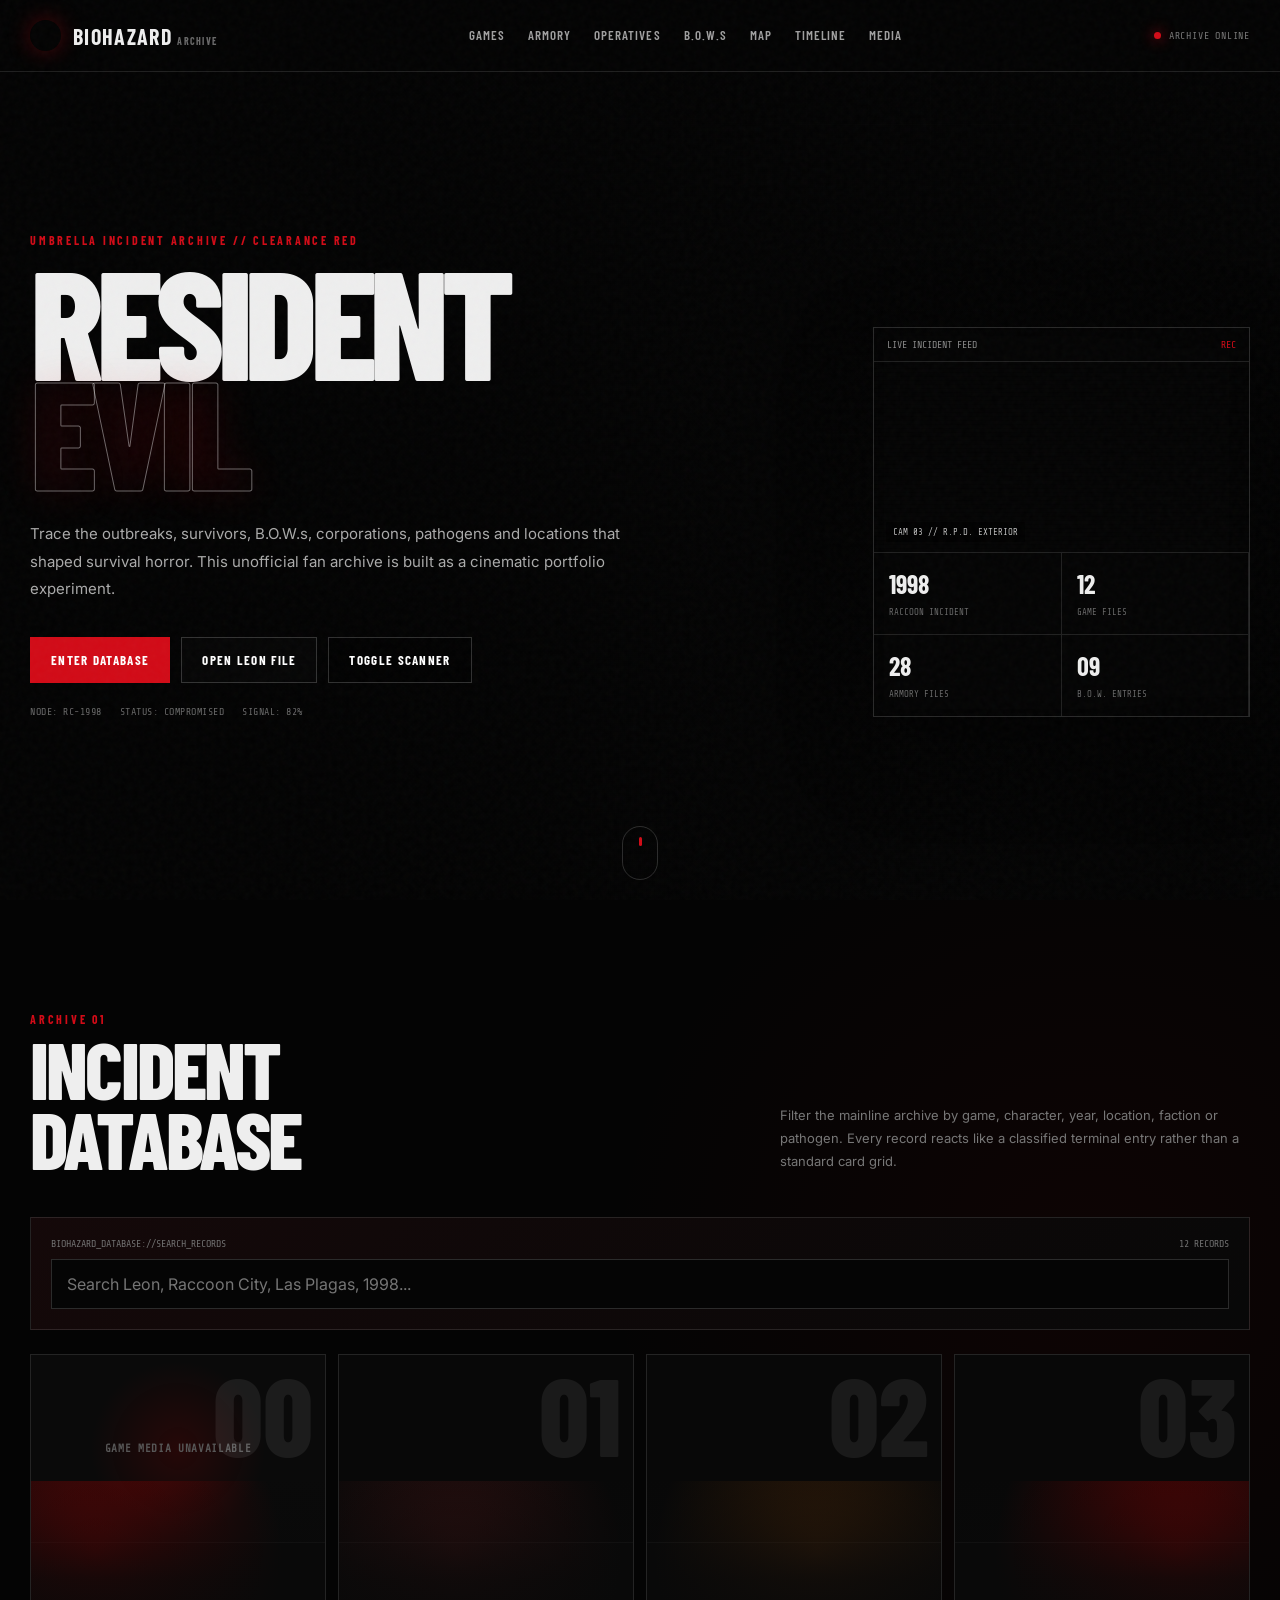
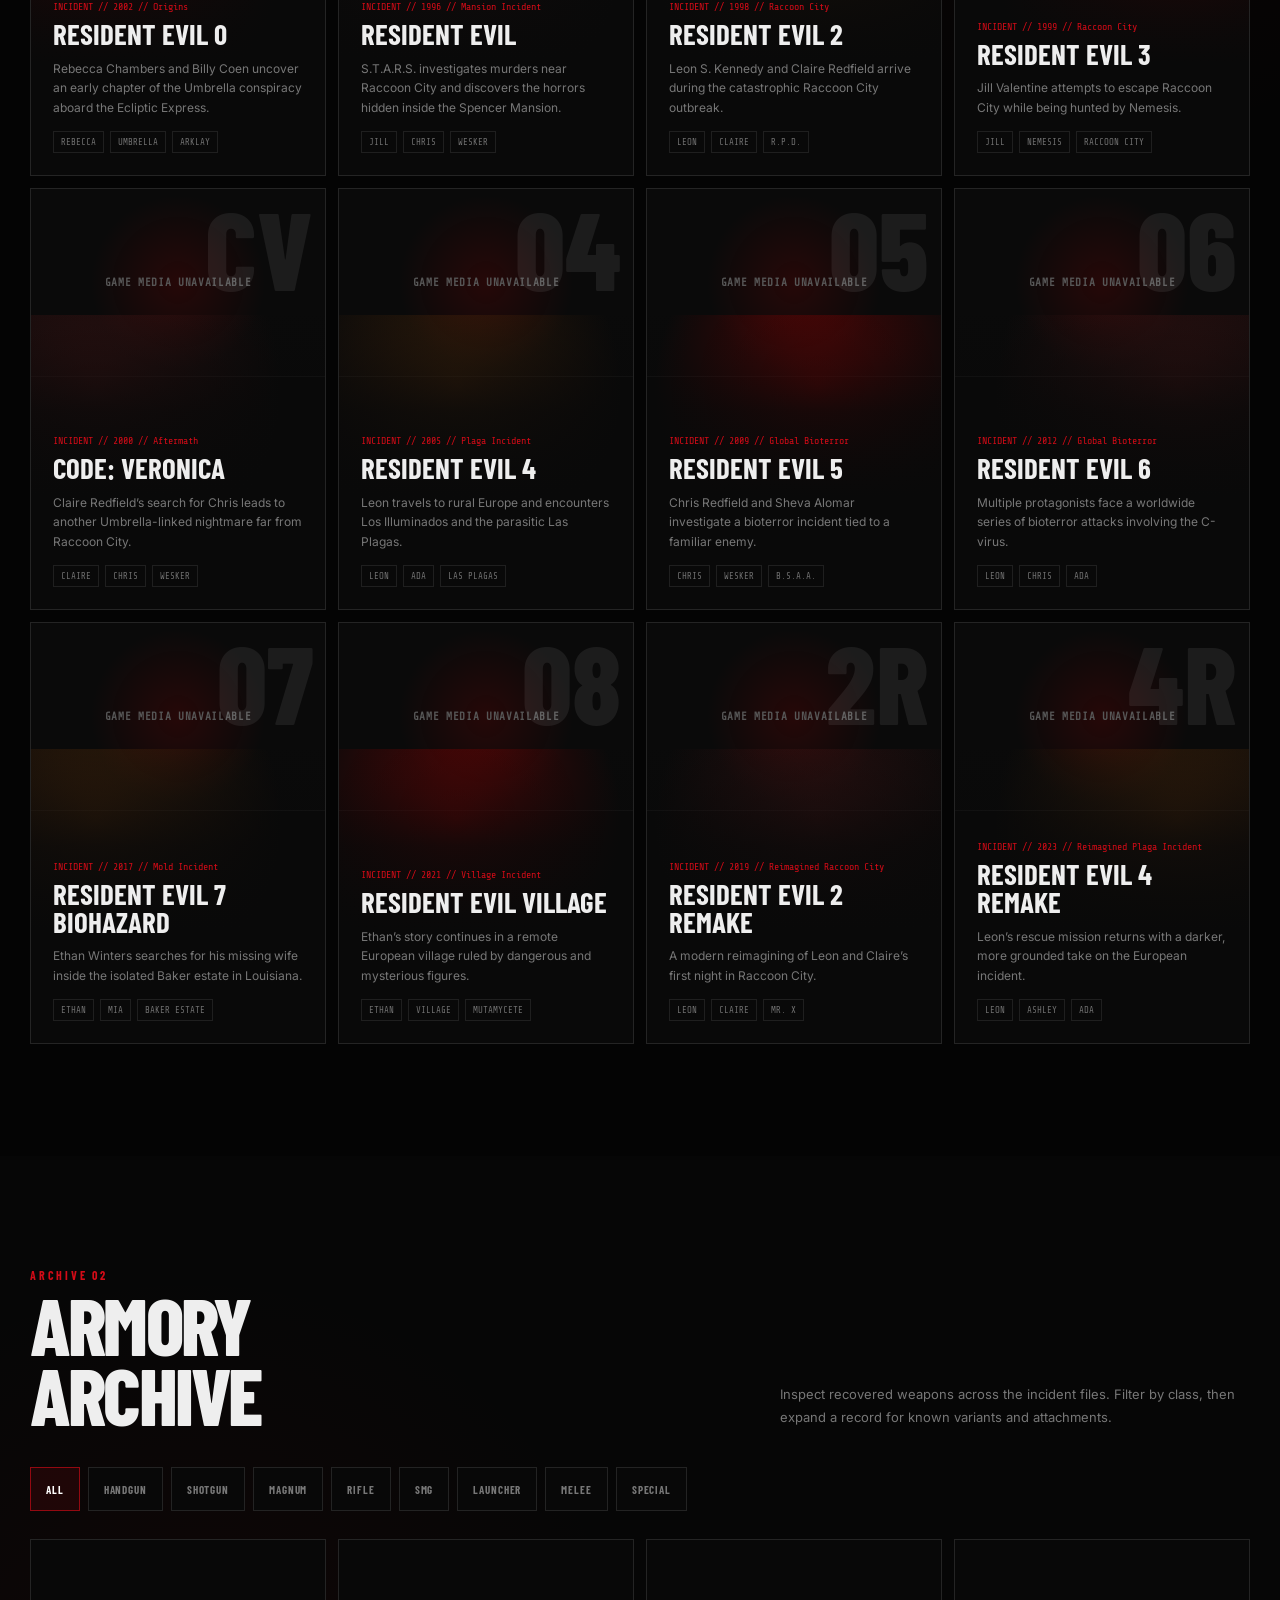
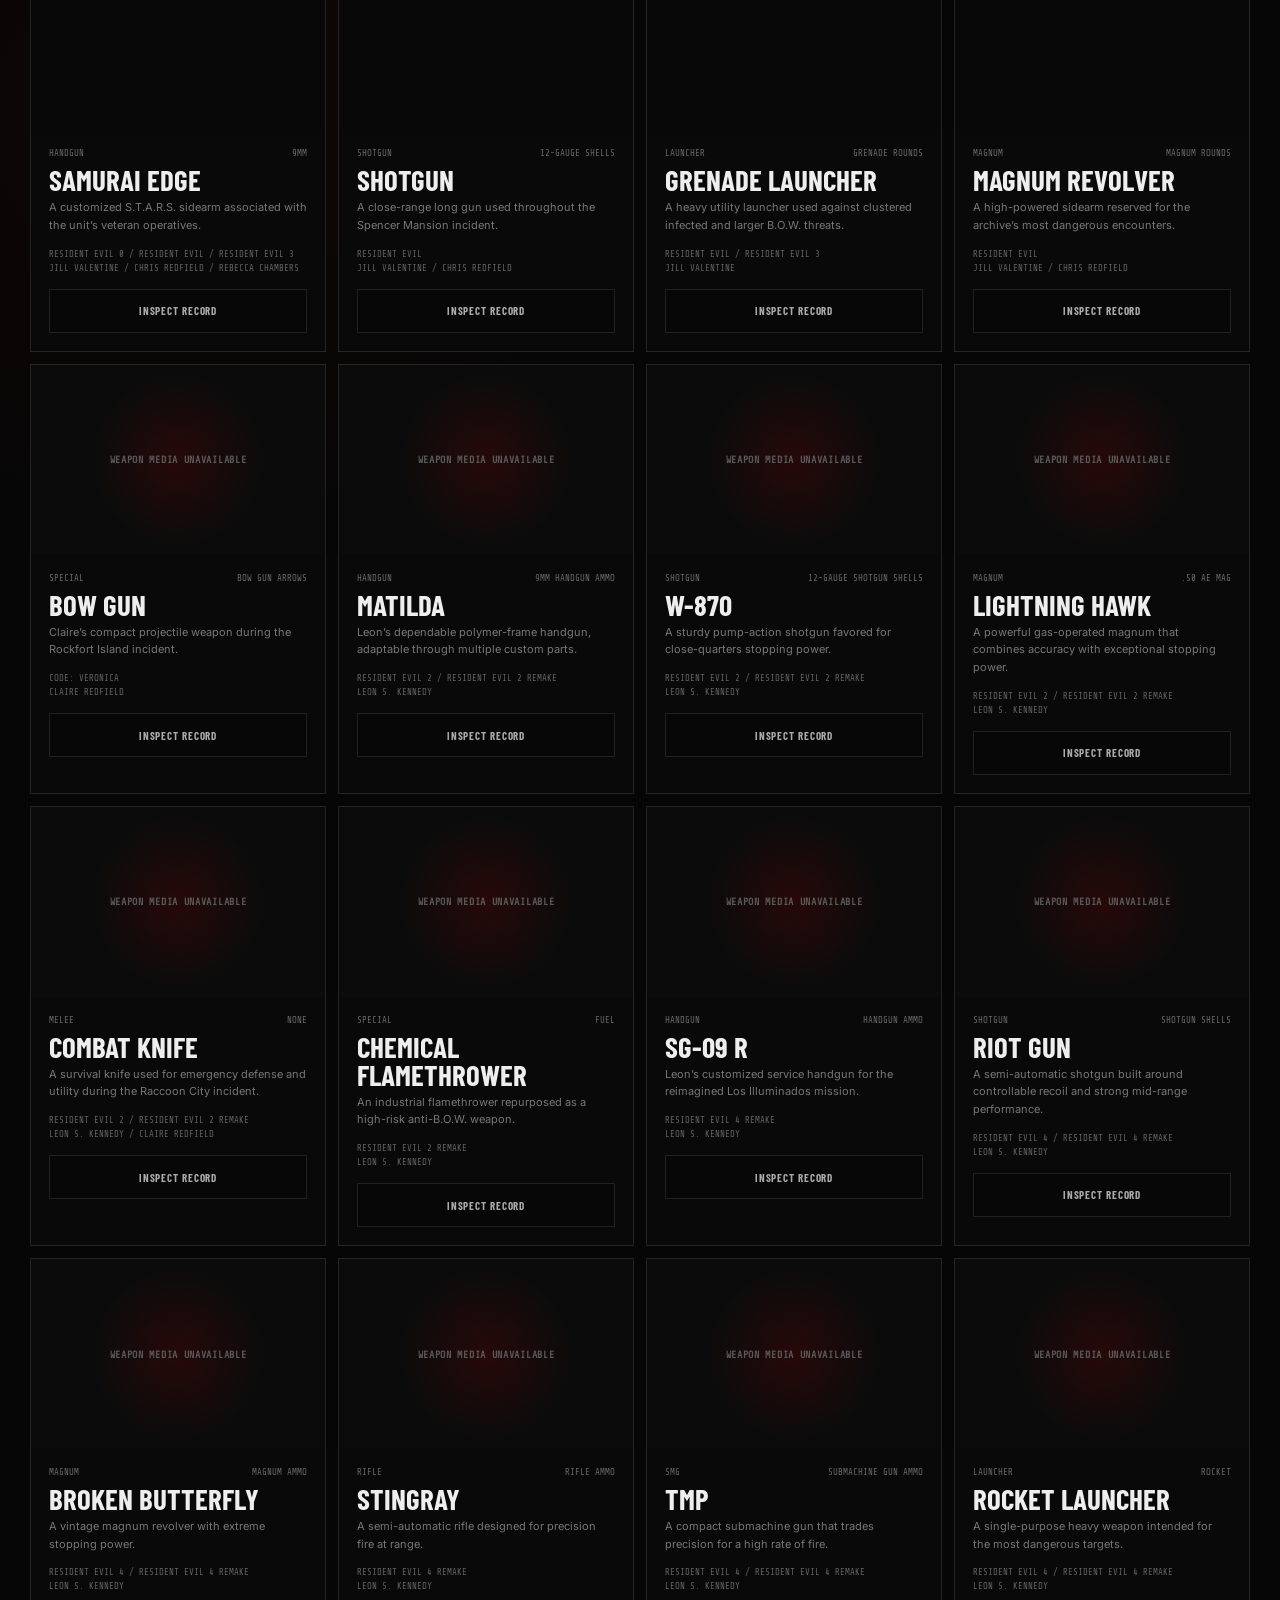
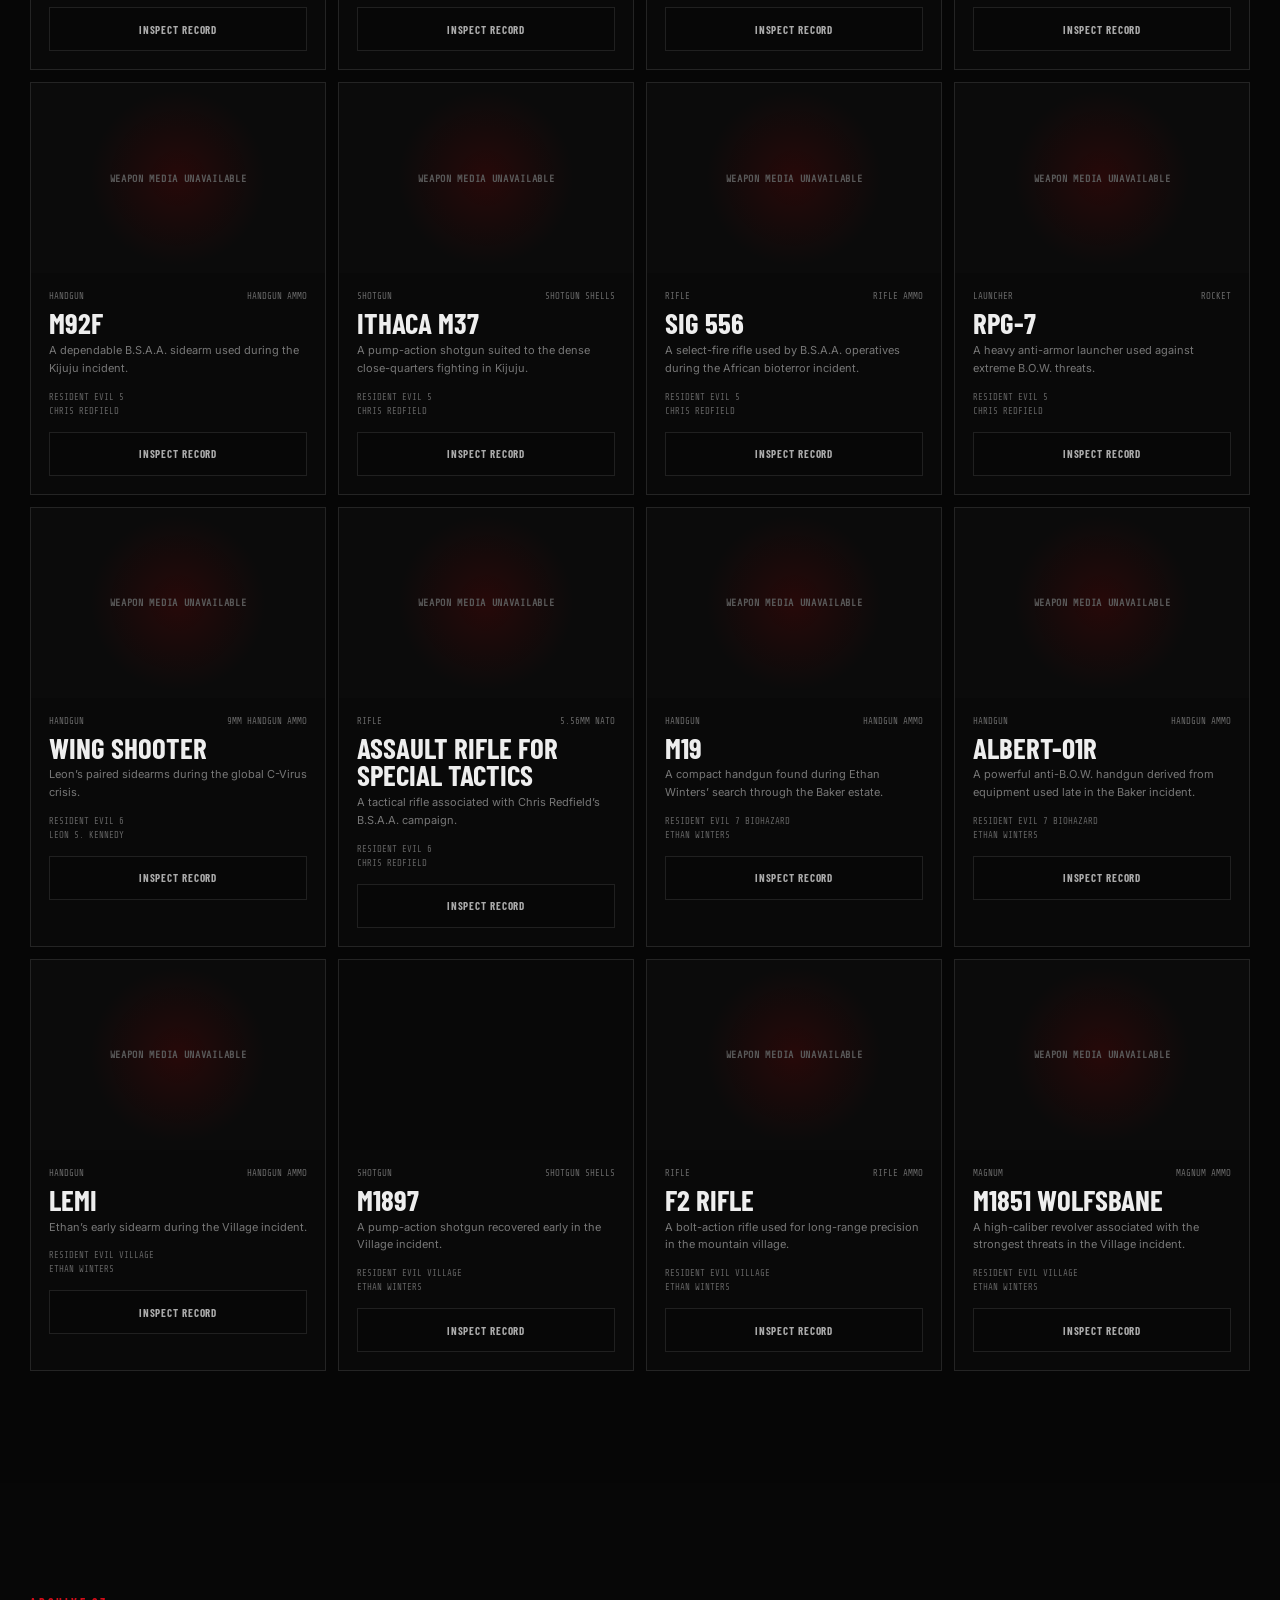
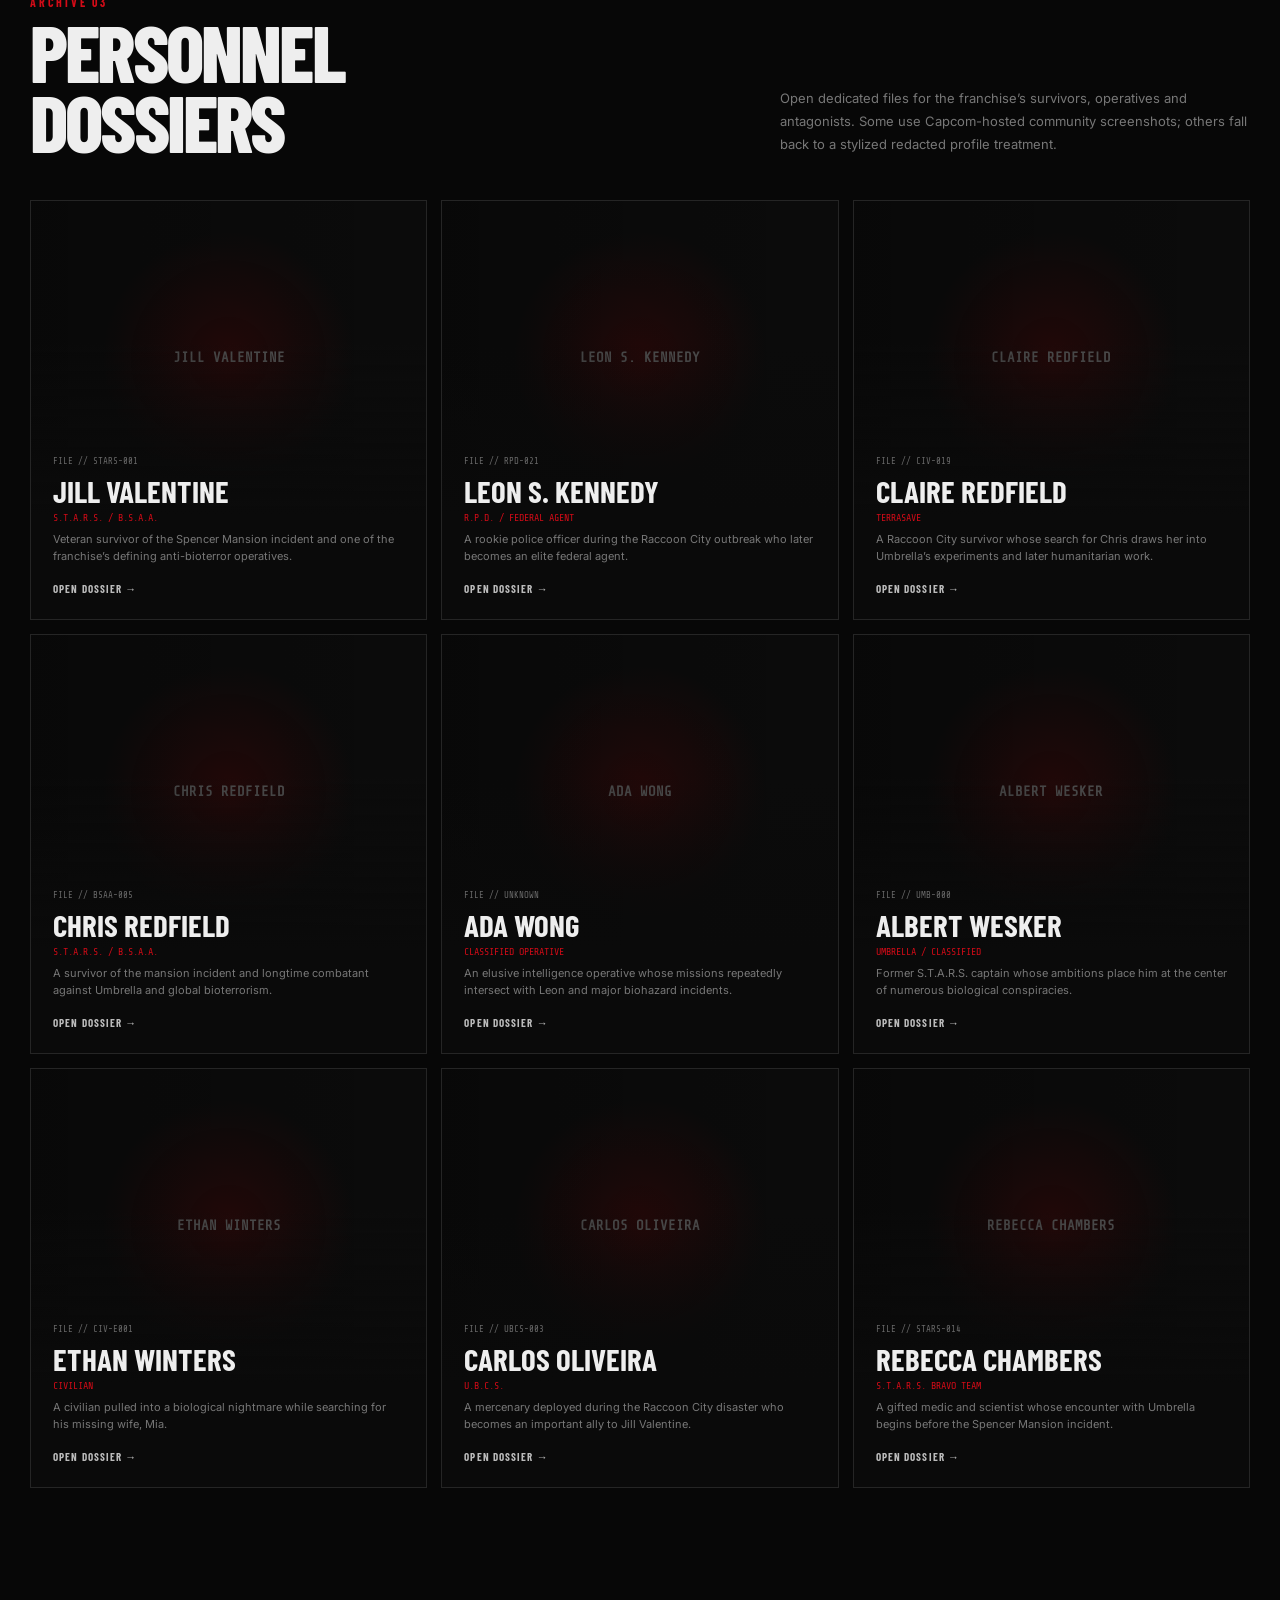
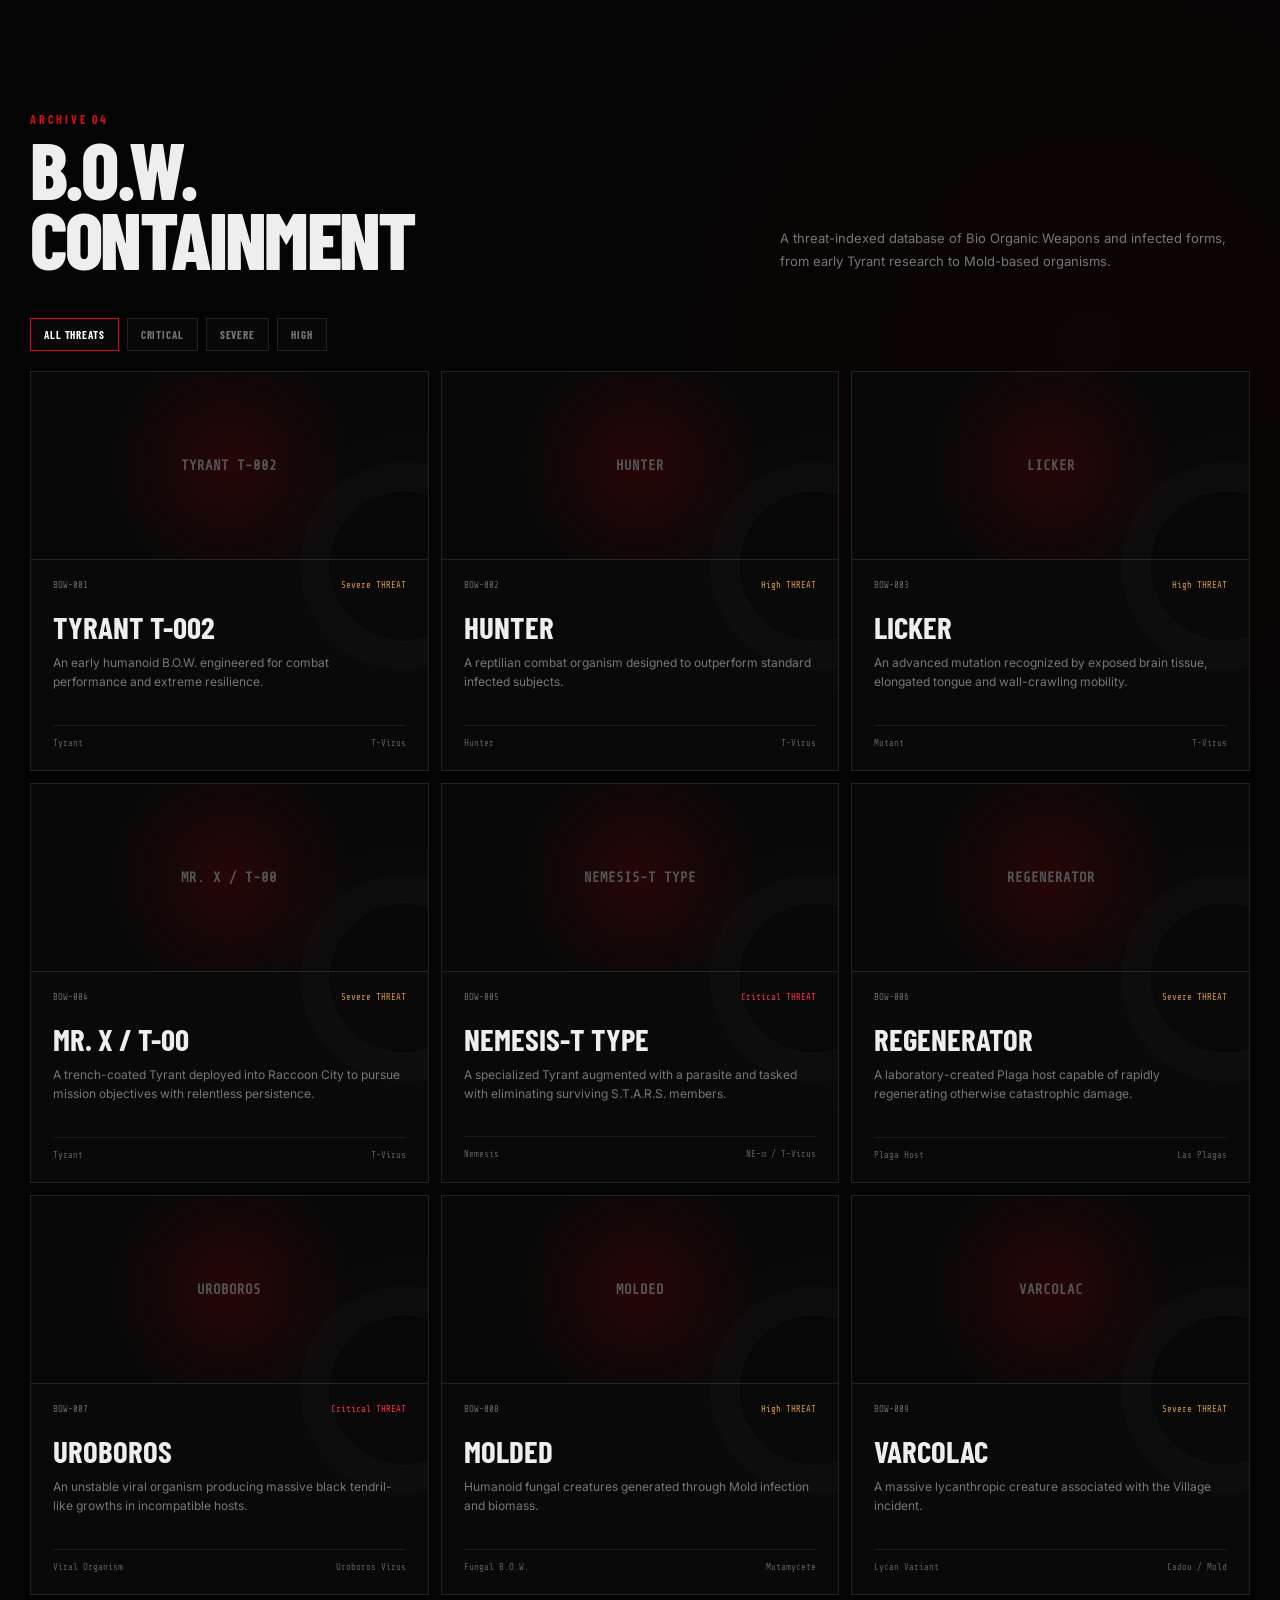
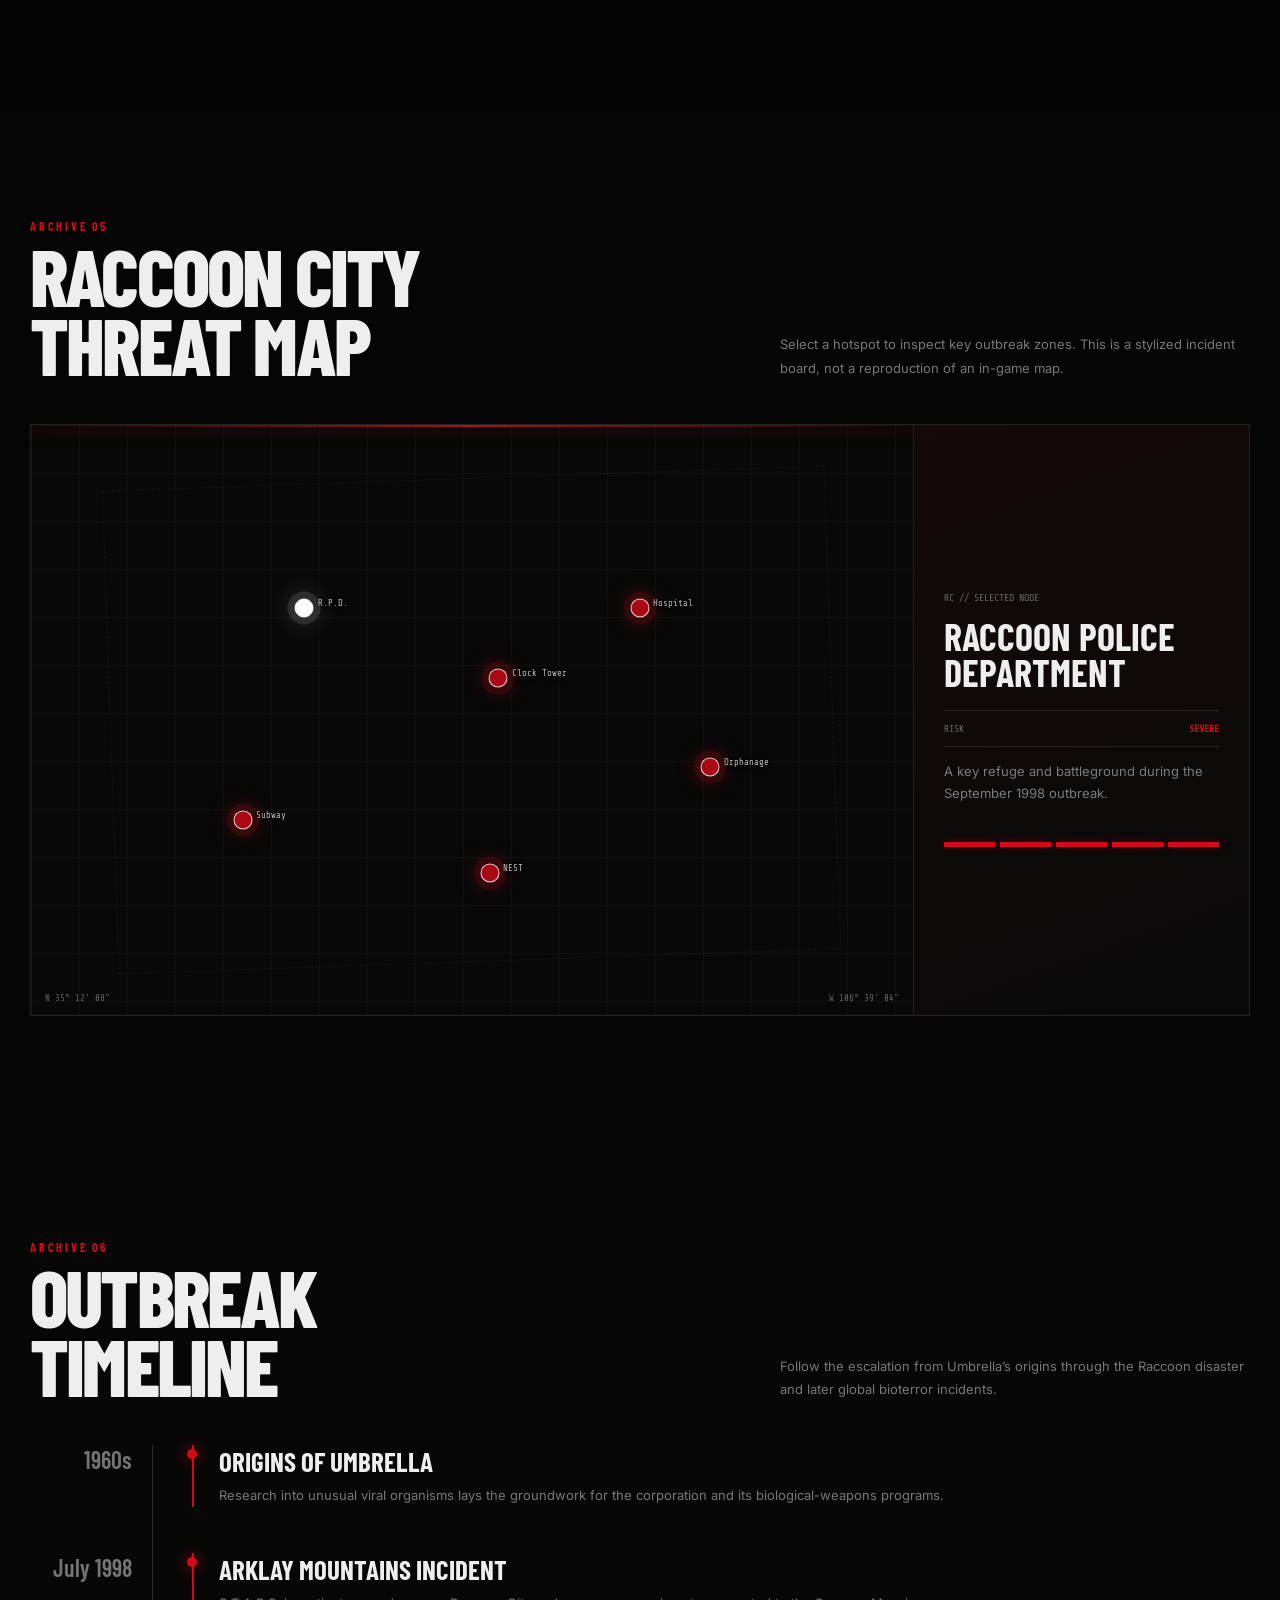
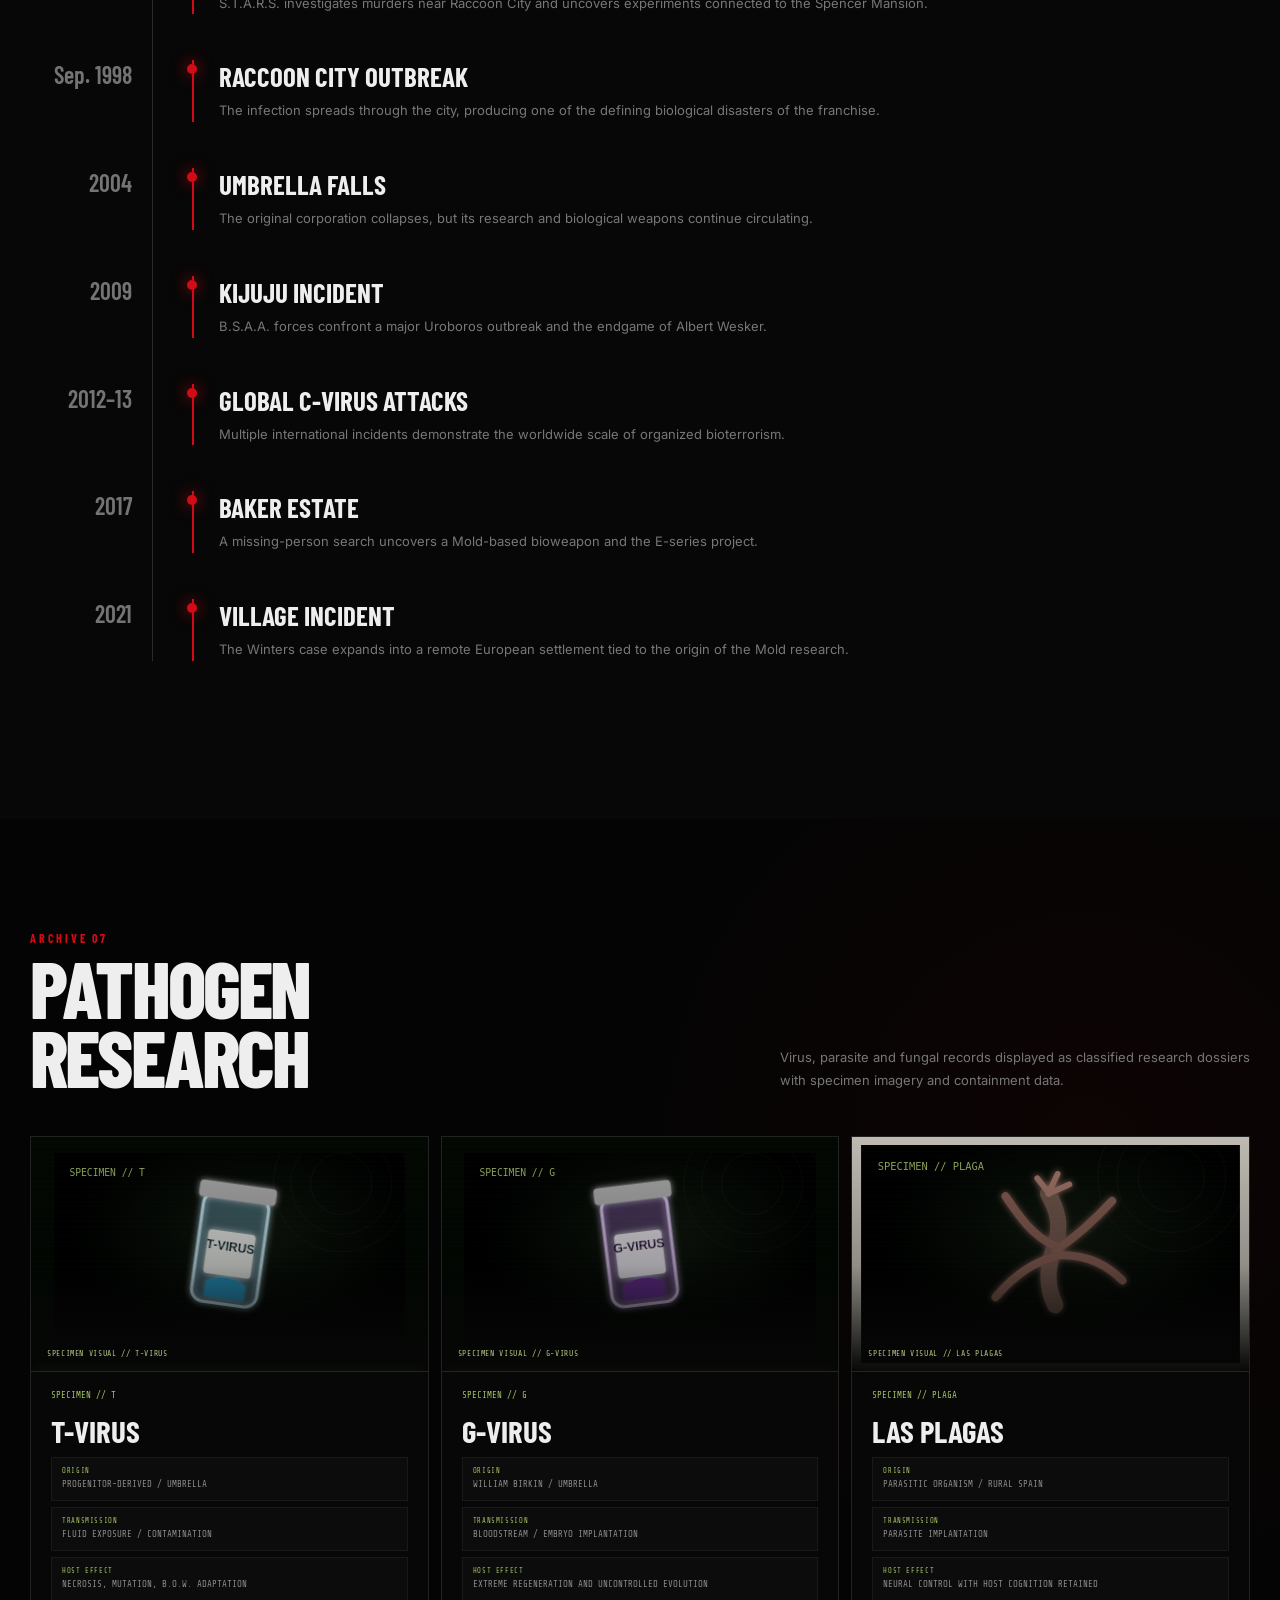
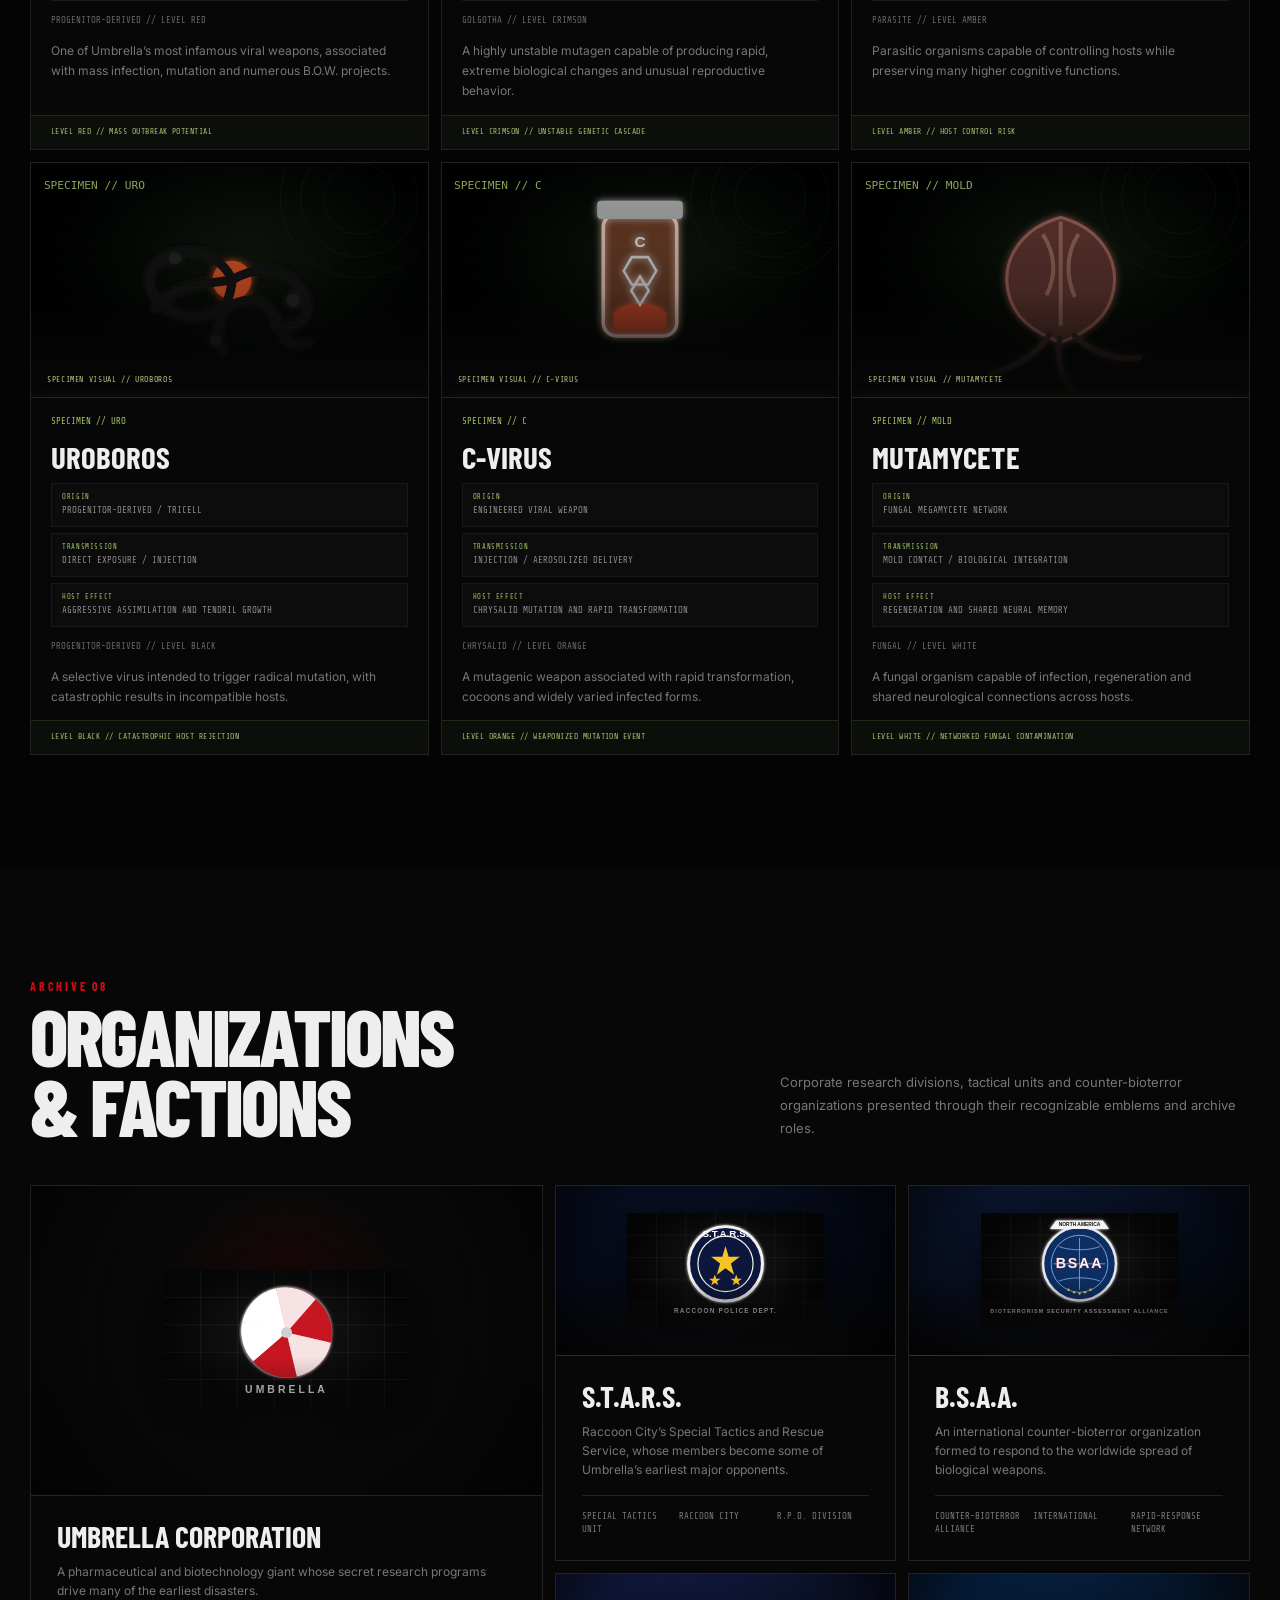
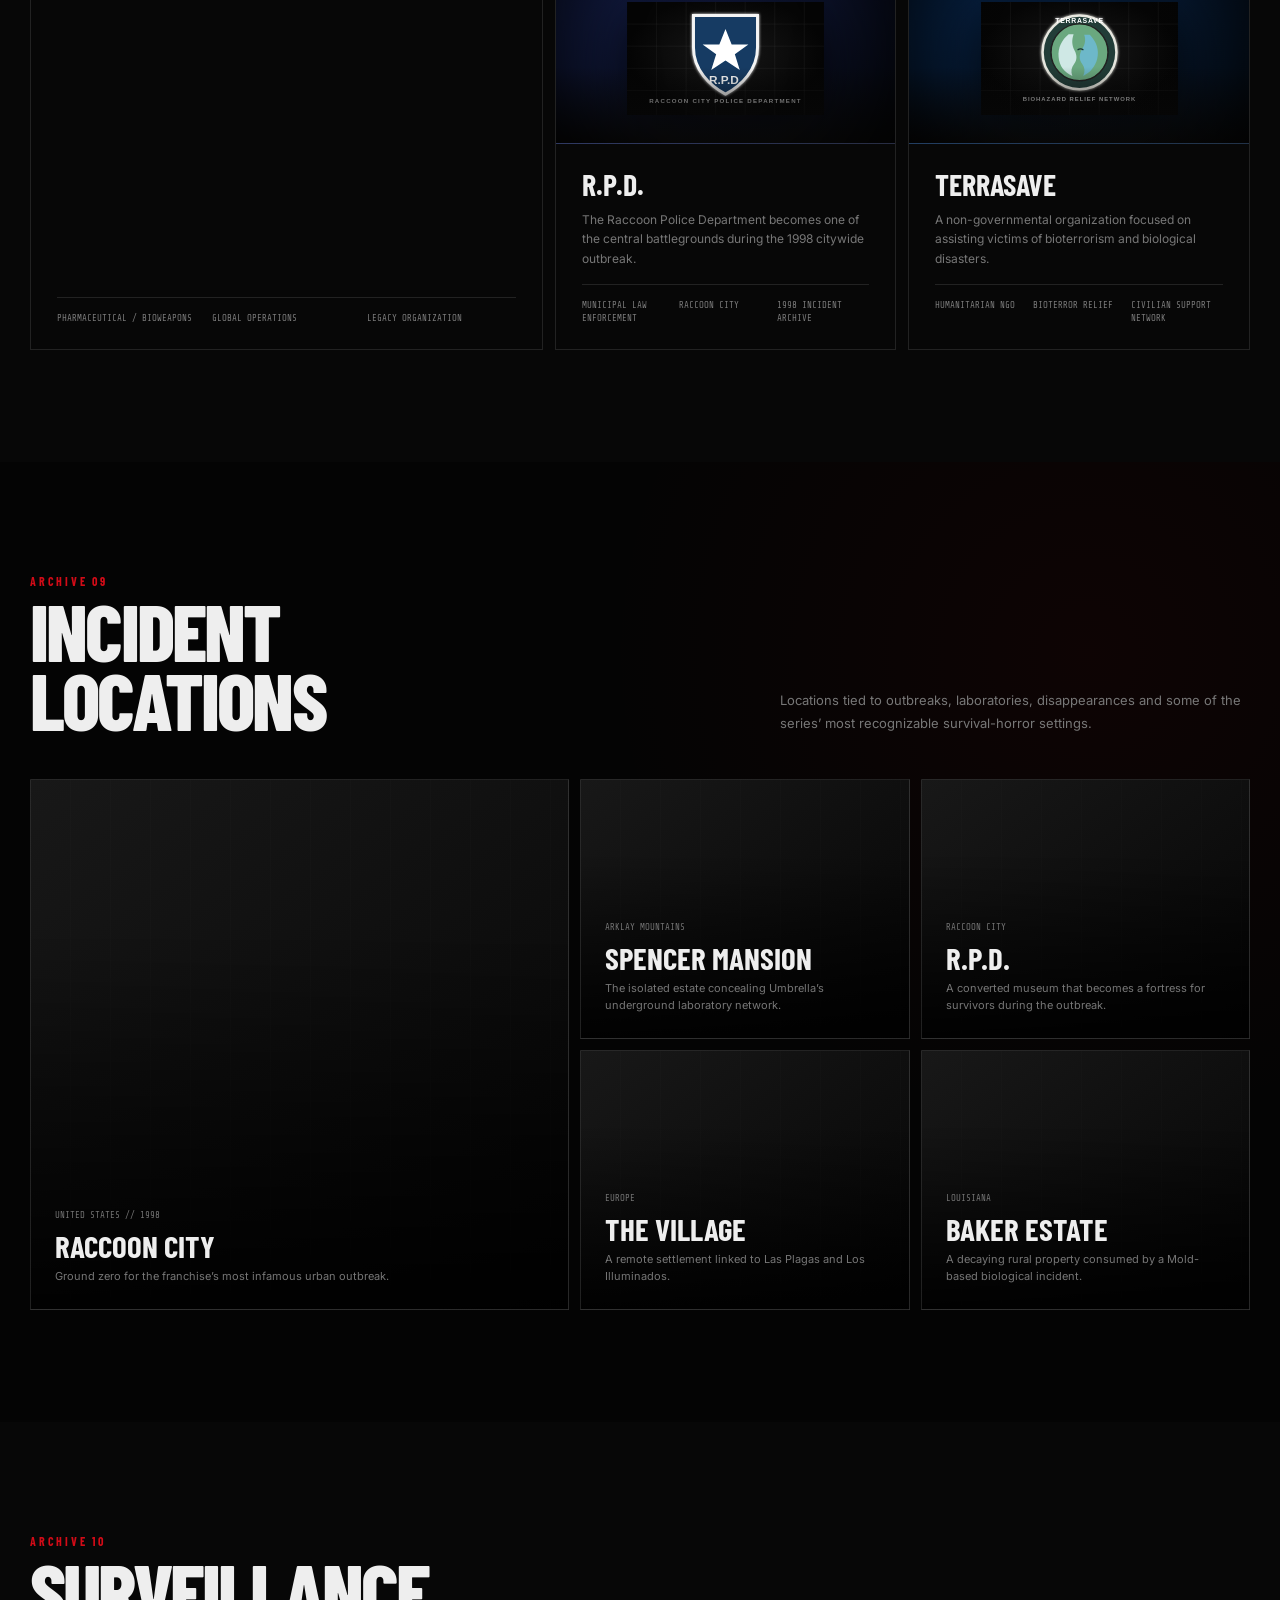
<file: index.html>
<!doctype html>
<html lang="en">
<head>
  <meta charset="utf-8" />
  <meta name="viewport" content="width=device-width, initial-scale=1" />
  <meta name="theme-color" content="#050505" />
  <meta name="description" content="Unofficial Resident Evil franchise fan archive and immersive web-design practice project." />
  <title>Resident Evil // Biohazard Archive</title>
  <link rel="preconnect" href="https://fonts.googleapis.com">
  <link rel="preconnect" href="https://fonts.gstatic.com" crossorigin>
  <link href="https://fonts.googleapis.com/css2?family=Barlow+Condensed:wght@400;500;600;700;800&family=Inter:wght@300;400;500;600&family=Share+Tech+Mono&display=swap" rel="stylesheet">
  <link rel="stylesheet" href="styles.css" />
</head>
<body>
  <div class="noise" aria-hidden="true"></div><div class="scanline" aria-hidden="true"></div>
  <nav class="nav" aria-label="Primary navigation"><div class="container nav-inner"><a class="brand" href="#top" aria-label="Biohazard Archive home"><span class="mark" aria-hidden="true"></span><span>Biohazard <small>Archive</small></span></a><div class="links"><a href="#games">Games</a><a href="#armory">Armory</a><a href="#characters">Operatives</a><a href="#bows">B.O.W.s</a><a href="#raccoon-map">Map</a><a href="#timeline">Timeline</a><a href="#media">Media</a></div><div class="nav-actions"><div class="status"><span class="dot"></span>Archive online</div><button class="menu" id="menuBtn" aria-expanded="false" aria-controls="mobilePanel">Menu</button></div></div></nav>
  <div class="mobile-panel" id="mobilePanel"><a href="#games">Games</a><a href="#armory">Armory</a><a href="#characters">Operatives</a><a href="#bows">B.O.W.s</a><a href="#raccoon-map">Map</a><a href="#timeline">Timeline</a><a href="#pathogens">Pathogens</a><a href="#media">Media</a></div>
  <header class="hero" id="top"><div class="hero-photo" aria-hidden="true"></div><div class="hero-grid" aria-hidden="true"></div><div class="hero-vignette" aria-hidden="true"></div><div class="container hero-layout"><div class="hero-copy-block"><div class="classification">Umbrella incident archive // clearance red</div><h1><span class="solid">Resident</span><span class="outline">Evil</span></h1><p class="hero-copy">Trace the outbreaks, survivors, B.O.W.s, corporations, pathogens and locations that shaped survival horror. This unofficial fan archive is built as a cinematic portfolio experiment.</p><div class="hero-actions"><a class="btn primary" href="#games">Enter database</a><a class="btn" href="dossier.html?id=leon">Open Leon file</a><button class="btn ghost" id="scannerBtn">Toggle scanner</button></div><div class="hero-telemetry"><span>NODE: RC-1998</span><span>STATUS: COMPROMISED</span><span>SIGNAL: 82%</span></div></div><aside class="hero-console" aria-label="Archive summary"><div class="console-head"><span>LIVE INCIDENT FEED</span><span class="blink">REC</span></div><div class="console-image"><span class="camera-label">CAM 03 // R.P.D. EXTERIOR</span></div><div class="console-grid"><div><strong>1998</strong><small>Raccoon Incident</small></div><div><strong>12</strong><small>Game Files</small></div><div><strong>28</strong><small>Armory Files</small></div><div><strong>09</strong><small>B.O.W. Entries</small></div></div></aside></div><a class="scroll-cue" href="#games" aria-label="Scroll to the incident database"></a></header>
  <main>
    <section id="games" class="section-shell"><div class="container"><div class="section-head reveal"><div><div class="eyebrow">Archive 01</div><h2 class="section-title">Incident<br>Database</h2></div><p class="section-copy">Filter the mainline archive by game, character, year, location, faction or pathogen. Every record reacts like a classified terminal entry rather than a standard card grid.</p></div><div class="terminal reveal"><div class="terminal-top"><span>BIOHAZARD_DATABASE://SEARCH_RECORDS</span><span id="resultCount">12 RECORDS</span></div><input class="search" id="archiveSearch" type="search" placeholder="Search Leon, Raccoon City, Las Plagas, 1998..." aria-label="Search Resident Evil archive"></div><div class="games" id="gameGrid"></div></div></section>
    <section id="armory" class="section-shell armory-section"><div class="container"><div class="section-head reveal"><div><div class="eyebrow">Archive 02</div><h2 class="section-title">Armory<br>Archive</h2></div><p class="section-copy">Inspect recovered weapons across the incident files. Filter by class, then expand a record for known variants and attachments.</p></div><div class="weapon-controls reveal" role="group" aria-label="Filter Armory Archive"><button class="weapon-chip active" data-weapon-filter="all">All</button><button class="weapon-chip" data-weapon-filter="Handgun">Handgun</button><button class="weapon-chip" data-weapon-filter="Shotgun">Shotgun</button><button class="weapon-chip" data-weapon-filter="Magnum">Magnum</button><button class="weapon-chip" data-weapon-filter="Rifle">Rifle</button><button class="weapon-chip" data-weapon-filter="SMG">SMG</button><button class="weapon-chip" data-weapon-filter="Launcher">Launcher</button><button class="weapon-chip" data-weapon-filter="Melee">Melee</button><button class="weapon-chip" data-weapon-filter="Special">Special</button></div><div class="weapon-grid" id="weaponGrid"></div></div></section>
    <section id="characters" class="section-shell dark-panel"><div class="container"><div class="section-head reveal"><div><div class="eyebrow">Archive 03</div><h2 class="section-title">Personnel<br>Dossiers</h2></div><p class="section-copy">Open dedicated files for the franchise’s survivors, operatives and antagonists. Some use Capcom-hosted community screenshots; others fall back to a stylized redacted profile treatment.</p></div><div class="character-strip" id="characterGrid"></div></div></section>
    <section id="bows" class="section-shell"><div class="container"><div class="section-head reveal"><div><div class="eyebrow">Archive 04</div><h2 class="section-title">B.O.W.<br>Containment</h2></div><p class="section-copy">A threat-indexed database of Bio Organic Weapons and infected forms, from early Tyrant research to Mold-based organisms.</p></div><div class="bow-controls reveal" role="group" aria-label="Filter B.O.W. database"><button class="chip active" data-bow-filter="all">All threats</button><button class="chip" data-bow-filter="Critical">Critical</button><button class="chip" data-bow-filter="Severe">Severe</button><button class="chip" data-bow-filter="High">High</button></div><div class="bow-grid" id="bowGrid"></div></div></section>
    <section id="raccoon-map" class="section-shell map-section"><div class="container"><div class="section-head reveal"><div><div class="eyebrow">Archive 05</div><h2 class="section-title">Raccoon City<br>Threat Map</h2></div><p class="section-copy">Select a hotspot to inspect key outbreak zones. This is a stylized incident board, not a reproduction of an in-game map.</p></div><div class="map-layout reveal"><div class="map-board" id="mapBoard" aria-label="Interactive Raccoon City incident map"><div class="map-photo" aria-hidden="true"></div><div class="map-grid" aria-hidden="true"></div><div class="map-sweep" aria-hidden="true"></div><div id="mapHotspots"></div><div class="map-coordinates"><span>N 35° 12' 08&quot;</span><span>W 106° 39' 04&quot;</span></div></div><aside class="map-readout" id="mapReadout" aria-live="polite"><div class="readout-code">RC // SELECTED NODE</div><h3>Raccoon Police Department</h3><div class="risk-line"><span>RISK</span><strong>SEVERE</strong></div><p>A key refuge and battleground during the September 1998 outbreak.</p><div class="readout-bars"><span></span><span></span><span></span><span></span><span></span></div></aside></div></div></section>
    <section id="timeline" class="section-shell dark-panel"><div class="container"><div class="section-head reveal"><div><div class="eyebrow">Archive 06</div><h2 class="section-title">Outbreak<br>Timeline</h2></div><p class="section-copy">Follow the escalation from Umbrella’s origins through the Raccoon disaster and later global bioterror incidents.</p></div><div class="timeline" id="timelineGrid"></div></div></section>
    <section id="pathogens" class="section-shell"><div class="container"><div class="section-head reveal"><div><div class="eyebrow">Archive 07</div><h2 class="section-title">Pathogen<br>Research</h2></div><p class="section-copy">Virus, parasite and fungal records displayed as classified research dossiers with specimen imagery and containment data.</p></div><div class="pathogen-grid" id="pathogenGrid"></div></div></section>
    <section id="factions" class="section-shell dark-panel"><div class="container"><div class="section-head reveal"><div><div class="eyebrow">Archive 08</div><h2 class="section-title">Organizations<br>& Factions</h2></div><p class="section-copy">Corporate research divisions, tactical units and counter-bioterror organizations presented through their recognizable emblems and archive roles.</p></div><div class="faction-grid" id="factionGrid"></div></div></section>
    <section id="locations" class="section-shell"><div class="container"><div class="section-head reveal"><div><div class="eyebrow">Archive 09</div><h2 class="section-title">Incident<br>Locations</h2></div><p class="section-copy">Locations tied to outbreaks, laboratories, disappearances and some of the series’ most recognizable survival-horror settings.</p></div><div class="location-grid" id="locationGrid"></div></div></section>
    <section id="media" class="section-shell media-section"><div class="container"><div class="section-head reveal"><div><div class="eyebrow">Archive 10</div><h2 class="section-title">Surveillance<br>Gallery</h2></div><p class="section-copy">Capcom-hosted community screenshots used as visual references for this non-commercial practice site. Credits remain attached to each image.</p></div><div class="media-track" id="mediaGrid"></div><p class="media-note reveal">Resident Evil, its characters, game imagery and trademarks belong to their respective rights holders. Community screenshot credits are shown from the Capcom Snapshots posts where these images were hosted.</p></div></section>
  </main>
  <footer><div class="container footer-inner"><div class="warning">Unofficial fan project / web-design practice archive. Not affiliated with or endorsed by Capcom. Resident Evil and related properties belong to their respective rights holders.</div><div class="footer-code">BIOHAZARD ARCHIVE // ACCESS TERMINATED</div></div></footer>
  <script src="data.js"></script><script src="app.js"></script><script src="research-enhancements.js"></script>
</body>
</html>
</file>
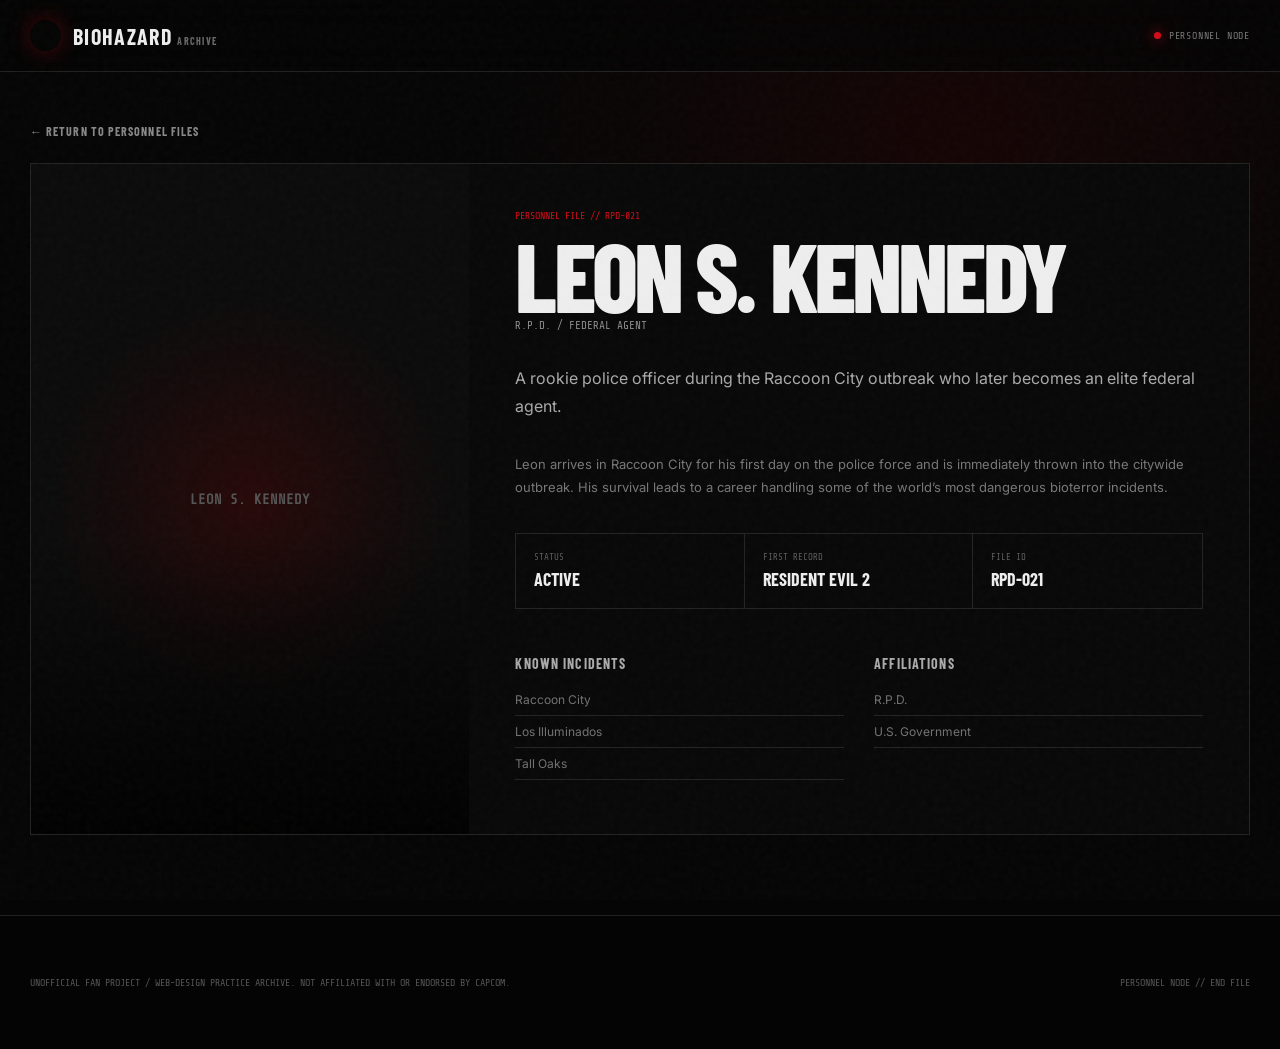
<file: dossier.html>
<!doctype html>
<html lang="en">
<head>
  <meta charset="utf-8" />
  <meta name="viewport" content="width=device-width, initial-scale=1" />
  <meta name="theme-color" content="#050505" />
  <meta name="description" content="Resident Evil character dossier - unofficial fan archive." />
  <title>Personnel Dossier // Biohazard Archive</title>
  <link rel="preconnect" href="https://fonts.googleapis.com"><link rel="preconnect" href="https://fonts.gstatic.com" crossorigin>
  <link href="https://fonts.googleapis.com/css2?family=Barlow+Condensed:wght@400;500;600;700;800&family=Inter:wght@300;400;500;600&family=Share+Tech+Mono&display=swap" rel="stylesheet">
  <link rel="stylesheet" href="styles.css" />
</head>
<body>
  <div class="noise" aria-hidden="true"></div><div class="scanline" aria-hidden="true"></div>
  <nav class="nav"><div class="container nav-inner"><a class="brand" href="index.html"><span class="mark" aria-hidden="true"></span><span>Biohazard <small>Archive</small></span></a><div class="status"><span class="dot"></span>Personnel node</div></div></nav>
  <main class="dossier-page"><div class="container"><a class="back-link" href="index.html#characters">← Return to personnel files</a><div id="dossierRoot"></div></div></main>
  <footer><div class="container footer-inner"><div class="warning">Unofficial fan project / web-design practice archive. Not affiliated with or endorsed by Capcom.</div><div class="footer-code">PERSONNEL NODE // END FILE</div></div></footer>
  <script src="data.js"></script><script src="dossier.js"></script>
</body>
</html>
</file>
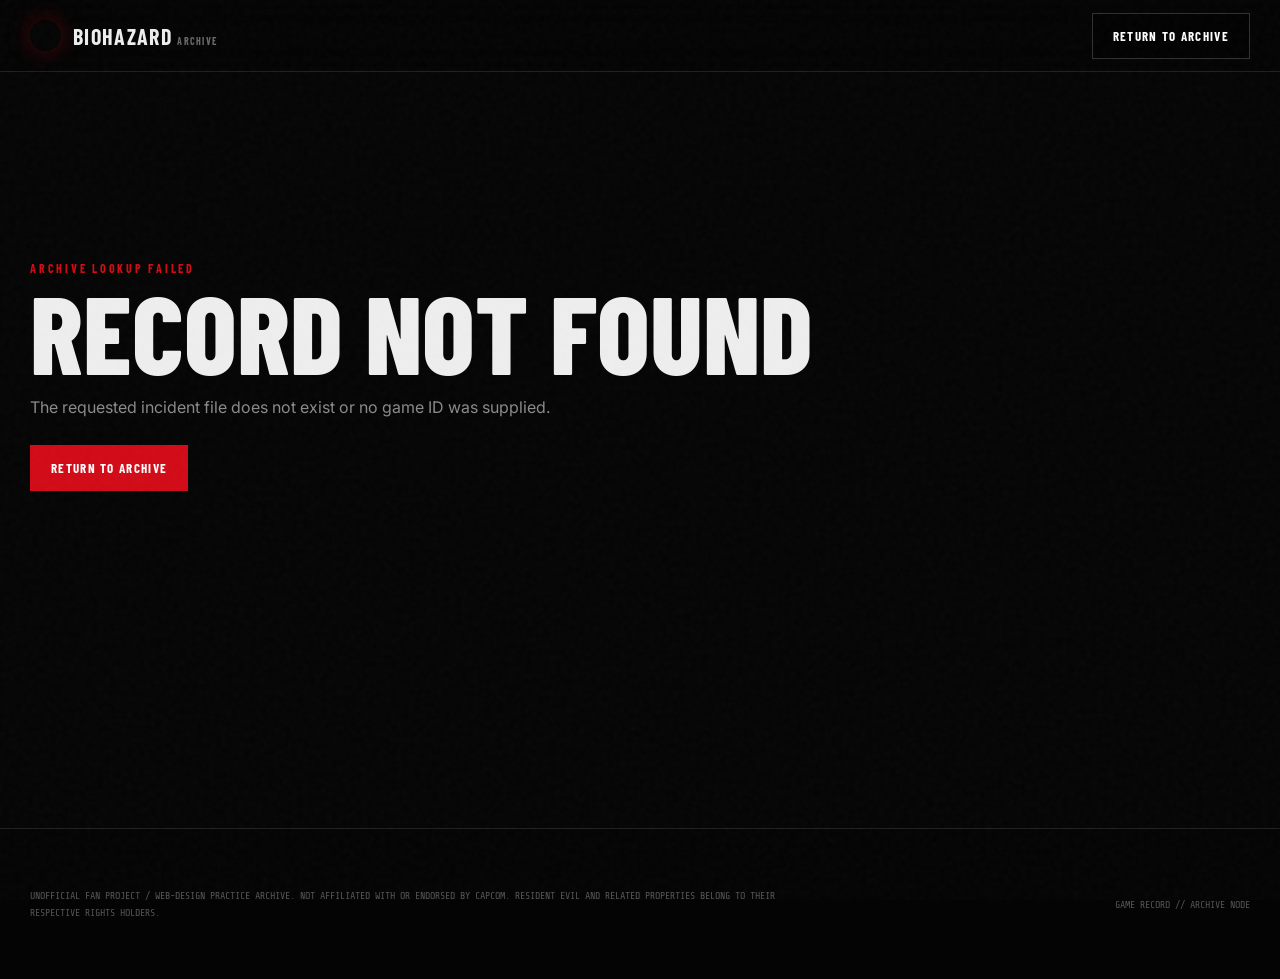
<file: game.html>
<!doctype html>
<html lang="en">
<head>
  <meta charset="utf-8" />
  <meta name="viewport" content="width=device-width, initial-scale=1" />
  <meta name="theme-color" content="#050505" />
  <meta name="description" content="Unofficial Resident Evil game incident archive." />
  <title>Game Record // Biohazard Archive</title>
  <link rel="preconnect" href="https://fonts.googleapis.com">
  <link rel="preconnect" href="https://fonts.gstatic.com" crossorigin>
  <link href="https://fonts.googleapis.com/css2?family=Barlow+Condensed:wght@400;500;600;700;800&family=Inter:wght@300;400;500;600&family=Share+Tech+Mono&display=swap" rel="stylesheet">
  <link rel="stylesheet" href="styles.css" />
  <link rel="stylesheet" href="game.css" />
</head>
<body class="game-page">
  <div class="noise" aria-hidden="true"></div>
  <div class="scanline" aria-hidden="true"></div>
  <nav class="nav" aria-label="Game archive navigation">
    <div class="container nav-inner">
      <a class="brand" href="index.html#top"><span class="mark" aria-hidden="true"></span><span>Biohazard <small>Archive</small></span></a>
      <a class="btn ghost" href="index.html#games">Return to archive</a>
    </div>
  </nav>
  <main id="gameRoot" class="game-root" aria-live="polite"></main>
  <footer><div class="container footer-inner"><div class="warning">Unofficial fan project / web-design practice archive. Not affiliated with or endorsed by Capcom. Resident Evil and related properties belong to their respective rights holders.</div><div class="footer-code">GAME RECORD // ARCHIVE NODE</div></div></footer>
  <script src="data.js"></script>
  <script src="game.js"></script>
</body>
</html>
</file>
<file: styles.css>
@import url('styles-base.css');
@import url('styles-modules.css');
@import url('styles-adaptive.css');
@import url('bow-media.css');
@import url('armory.css');
@import url('media-overrides.css');
@import url('research-redesign.css');
@import url('media-recovery.css');
</file>
<file: game.css>
.game-page{min-height:100vh;background:#050505}.game-root{min-height:calc(100vh - 72px)}.game-hero{min-height:88vh;position:relative;display:flex;align-items:flex-end;padding:132px 0 72px;overflow:hidden;border-bottom:1px solid var(--line)}.game-hero-media{position:absolute;inset:0;background:#080808}.game-hero-media img{width:100%;height:100%;object-fit:cover;filter:saturate(.5) contrast(1.1) brightness(.66);transform:scale(1.035)}.game-hero-shade{position:absolute;inset:0;background:linear-gradient(90deg,rgba(3,3,3,.98) 0%,rgba(3,3,3,.88) 44%,rgba(3,3,3,.25) 80%),linear-gradient(0deg,#050505 0%,transparent 45%)}.game-hero-copy{position:relative;z-index:2}.game-hero h1{max-width:900px;margin:12px 0 20px;text-transform:uppercase;font:800 clamp(64px,10vw,132px)/.78 var(--cond);letter-spacing:-.045em}.game-hero p{max-width:730px;color:#aaa;font-size:15px;line-height:1.75}.game-base-meta{display:flex;flex-wrap:wrap;gap:10px;margin:24px 0}.game-base-meta span{padding:8px 10px;border:1px solid var(--line);color:#8a8a8a;font:10px var(--mono);text-transform:uppercase}.game-hud{max-width:860px;display:grid;grid-template-columns:repeat(4,1fr);border:1px solid var(--line);background:rgba(5,5,5,.68);backdrop-filter:blur(8px)}.game-hud div{padding:14px;border-right:1px solid var(--line)}.game-hud div:last-child{border-right:0}.game-hud small{display:block;color:#666;font:9px var(--mono);text-transform:uppercase}.game-hud strong{display:block;margin-top:5px;font:700 18px var(--cond);text-transform:uppercase}.game-mini-nav{position:sticky;top:72px;z-index:60;border-bottom:1px solid var(--line);background:rgba(5,5,5,.94);backdrop-filter:blur(14px)}.game-mini-nav .container{display:flex;gap:4px;overflow-x:auto;scrollbar-width:none}.game-mini-nav .container::-webkit-scrollbar{display:none}.game-mini-nav a{flex:0 0 auto;min-height:44px;display:flex;align-items:center;padding:15px 18px;color:#888;text-transform:uppercase;font:700 11px var(--cond);letter-spacing:.08em;border-left:1px solid var(--line)}.game-mini-nav a:hover,.game-mini-nav a:focus-visible{color:#fff;background:rgba(210,11,23,.12);outline:none}.game-section{scroll-margin-top:128px;padding:96px 0;background:radial-gradient(circle at 84% 15%,rgba(140,0,0,.055),transparent 26rem),#050505}.game-section.dark-panel{background:#070707}.game-section-grid{display:grid;grid-template-columns:minmax(240px,.48fr) minmax(0,1.52fr);gap:70px}.game-section h2,.game-section-head h2{margin:8px 0 0;text-transform:uppercase;font:800 clamp(42px,6vw,70px)/.9 var(--cond)}.game-lede{margin:0 0 26px;color:#aaa;font-size:16px;line-height:1.8}.game-section-head{margin-bottom:28px}.fact-grid,.data-grid{display:grid;grid-template-columns:repeat(3,1fr);gap:12px}.fact-grid article,.data-card{border:1px solid var(--line);background:#0a0a0a;padding:20px}.fact-grid small,.data-card small,.record-copy small{color:#686868;font:9px var(--mono);text-transform:uppercase}.fact-grid p,.data-card p{color:#777;font-size:12px;line-height:1.65}.record-grid{display:grid;grid-template-columns:repeat(3,1fr);gap:12px}.record-card{border:1px solid var(--line);background:#090909;overflow:hidden}.record-media{height:210px;display:grid;place-items:center;overflow:hidden;background:#090909}.record-media img{width:100%;height:100%;display:block;object-fit:cover;filter:saturate(.55) contrast(1.07) brightness(.78);transition:transform .4s ease,filter .4s ease}.record-card:hover .record-media img{transform:scale(1.035);filter:saturate(.78) contrast(1.08) brightness(.88)}.record-copy{padding:18px}.record-copy h3,.data-card h3{margin:6px 0;text-transform:uppercase;font:700 27px/.98 var(--cond)}.record-copy p{color:#777;font-size:11px;line-height:1.6}.record-copy a{display:inline-block;margin-top:8px;color:#bbb;text-transform:uppercase;font:700 11px var(--cond);letter-spacing:.08em}.record-copy a:hover,.record-copy a:focus-visible{color:#fff;outline:1px solid var(--red);outline-offset:4px}.weapon-record .record-media{background:radial-gradient(circle at 50% 50%,rgba(130,0,0,.12),transparent 58%),#070707}.data-line{display:flex;justify-content:space-between;gap:10px;padding-top:13px;margin-top:13px;border-top:1px solid var(--line);color:#696969;font:9px var(--mono);text-transform:uppercase}.file-stack{border-top:1px solid var(--line)}.file-stack article{display:grid;grid-template-columns:54px 1fr;gap:20px;padding:18px 0;border-bottom:1px solid var(--line)}.file-stack span{color:var(--red);font:700 18px var(--cond)}.file-stack p{margin:0;color:#8a8a8a;line-height:1.65}.related-archive{margin-top:40px;display:grid;grid-template-columns:repeat(2,1fr);gap:8px}.related-archive .eyebrow{grid-column:1/-1;margin-bottom:4px}.related-archive a{padding:15px;border:1px solid var(--line);color:#aaa;font:700 15px var(--cond);text-transform:uppercase}.related-archive a span{color:var(--red);margin-right:10px}.related-archive a:hover,.related-archive a:focus-visible{border-color:var(--red);color:#fff;outline:none}.empty-record{grid-column:1/-1;padding:24px;border:1px dashed var(--line);color:#666;font:11px var(--mono);text-transform:uppercase}.media-fallback{width:100%;height:100%;display:grid!important;place-items:center!important;background:radial-gradient(circle,rgba(140,0,0,.18),transparent 55%),#090909!important;color:#575757!important;font:700 10px var(--mono)!important;letter-spacing:.08em}.game-not-found{min-height:78vh;display:grid;align-items:center;padding:120px 0 70px}.game-not-found h1{margin:10px 0;text-transform:uppercase;font:800 clamp(58px,9vw,110px)/.84 var(--cond)}.game-not-found p{max-width:600px;color:#8a8a8a;line-height:1.7;margin-bottom:24px}@media(max-width:900px){.game-hud{grid-template-columns:1fr 1fr}.game-hud div:nth-child(2){border-right:0}.game-hud div:nth-child(-n+2){border-bottom:1px solid var(--line)}.game-section-grid{grid-template-columns:1fr;gap:26px}.record-grid,.fact-grid,.data-grid{grid-template-columns:repeat(2,1fr)}}@media(max-width:680px){.game-hero{min-height:80vh;padding:112px 0 48px}.game-hero h1{font-size:66px}.game-hero p{font-size:13px}.game-hero-shade{background:linear-gradient(0deg,#050505 0%,rgba(3,3,3,.72) 50%,rgba(3,3,3,.32) 100%)}.game-base-meta{align-items:flex-start;flex-direction:column}.game-hud{grid-template-columns:1fr 1fr}.game-mini-nav{top:72px}.game-mini-nav a{padding:14px 15px}.game-section{scroll-margin-top:122px;padding:72px 0}.record-grid,.fact-grid,.data-grid,.related-archive{grid-template-columns:1fr}.record-media{height:240px}.file-stack article{grid-template-columns:38px 1fr;gap:12px}}@media(prefers-reduced-motion:reduce){.game-hero-media img{transform:none!important}.record-media img{transition:none!important}.record-card:hover .record-media img{transform:none!important}}
</file>
